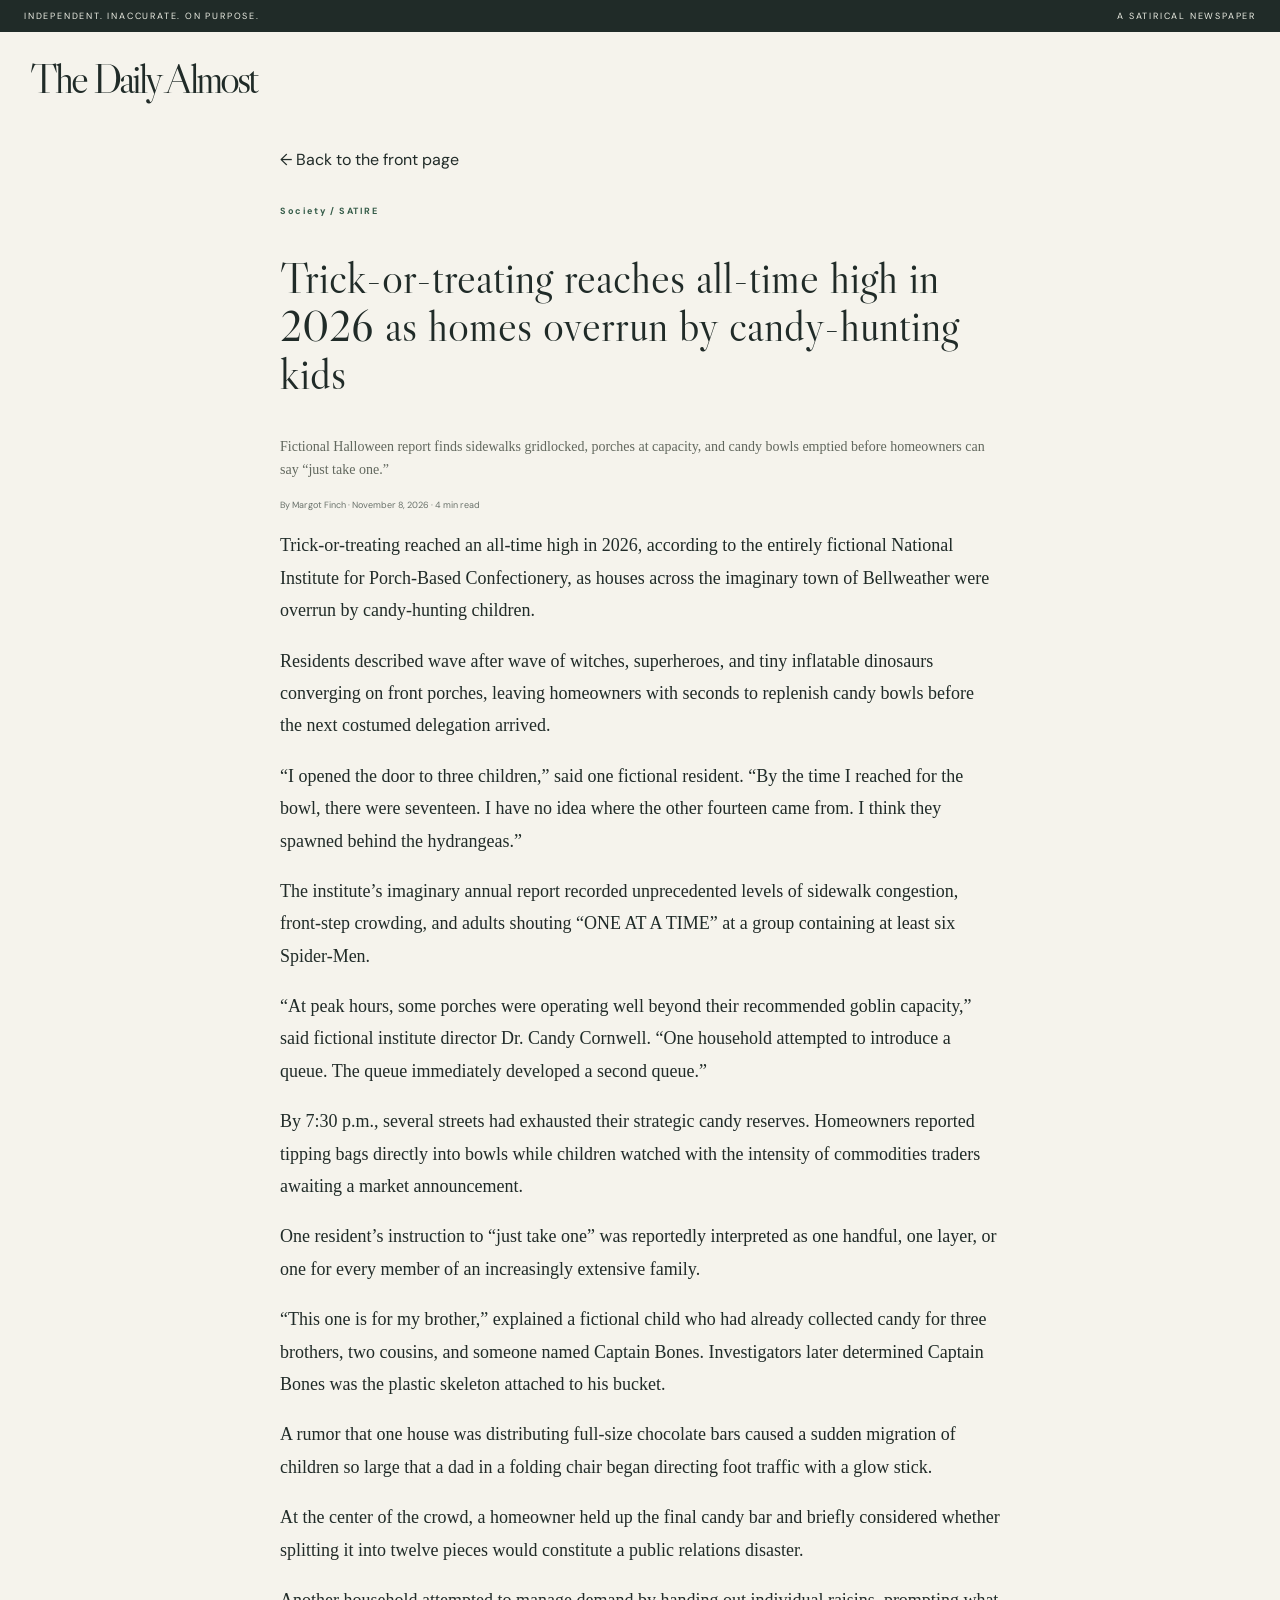
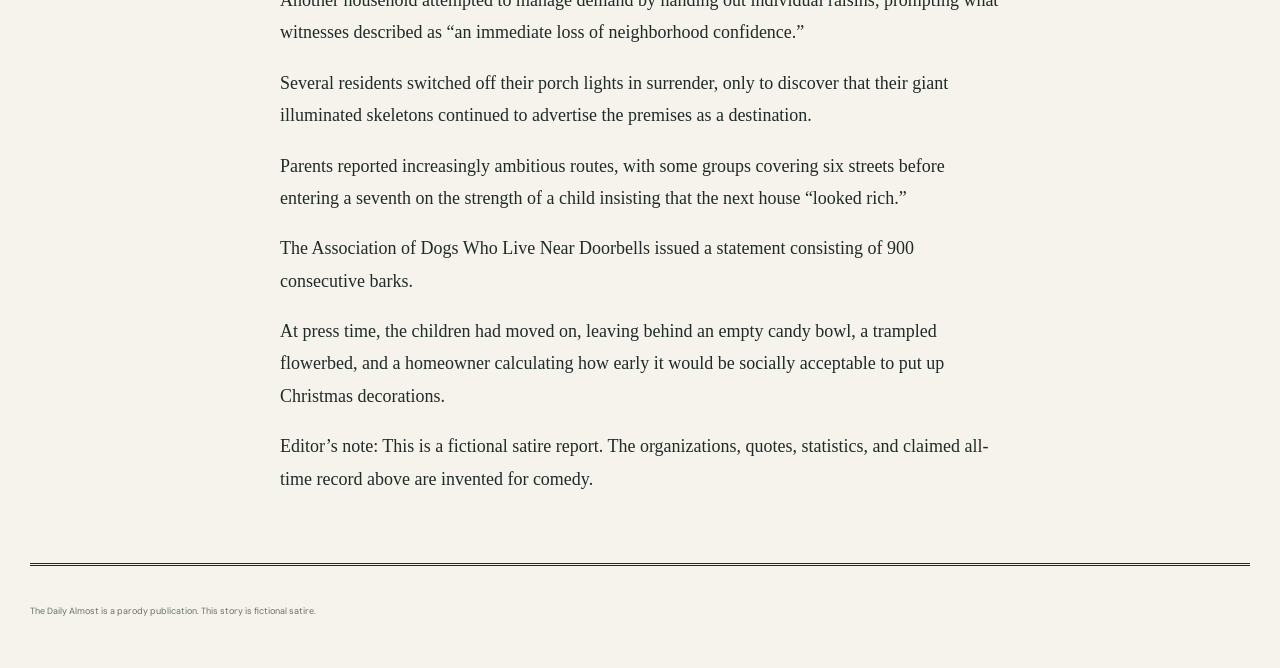
<file: halloween-2026.html>
<!doctype html><html lang="en"><head><meta charset="utf-8"><meta name="viewport" content="width=device-width,initial-scale=1"><title>Trick-or-treating reaches all-time high in 2026 as homes overrun by candy-hunting kids — The Daily Almost</title><meta name="description" content="Fictional Halloween report finds sidewalks gridlocked, porches at capacity, and candy bowls emptied before homeowners can say “just take one.”"><meta property="og:title" content="Trick-or-treating reaches all-time high in 2026 as homes overrun by candy-hunting kids"><meta property="og:description" content="Fictional Halloween report finds sidewalks gridlocked, porches at capacity, and candy bowls emptied before homeowners can say “just take one.”"><meta property="og:type" content="article"><link rel="stylesheet" href="style.css"></head><body><div class="edition"><span>INDEPENDENT. INACCURATE. ON PURPOSE.</span><span>A SATIRICAL NEWSPAPER</span></div><header style="padding:25px 0"><a class="brand" href="./" style="font-size:42px">The Daily Almost</a></header><main style="max-width:760px;padding:25px 20px 50px;margin:auto"><a href="./">← Back to the front page</a><article style="margin-top:35px"><span class="eyebrow">Society / SATIRE</span><h1 style="font:44px/1.1 'Libre Caslon Display',Georgia,serif">Trick-or-treating reaches all-time high in 2026 as homes overrun by candy-hunting kids</h1><p class="summary">Fictional Halloween report finds sidewalks gridlocked, porches at capacity, and candy bowls emptied before homeowners can say “just take one.”</p><p class="byline">By Margot Finch · November 8, 2026 · 4 min read</p><div style="font:18px/1.8 Georgia,serif"><p>Trick-or-treating reached an all-time high in 2026, according to the entirely fictional National Institute for Porch-Based Confectionery, as houses across the imaginary town of Bellweather were overrun by candy-hunting children.</p><p>Residents described wave after wave of witches, superheroes, and tiny inflatable dinosaurs converging on front porches, leaving homeowners with seconds to replenish candy bowls before the next costumed delegation arrived.</p><p>“I opened the door to three children,” said one fictional resident. “By the time I reached for the bowl, there were seventeen. I have no idea where the other fourteen came from. I think they spawned behind the hydrangeas.”</p><p>The institute’s imaginary annual report recorded unprecedented levels of sidewalk congestion, front-step crowding, and adults shouting “ONE AT A TIME” at a group containing at least six Spider-Men.</p><p>“At peak hours, some porches were operating well beyond their recommended goblin capacity,” said fictional institute director Dr. Candy Cornwell. “One household attempted to introduce a queue. The queue immediately developed a second queue.”</p><p>By 7:30 p.m., several streets had exhausted their strategic candy reserves. Homeowners reported tipping bags directly into bowls while children watched with the intensity of commodities traders awaiting a market announcement.</p><p>One resident’s instruction to “just take one” was reportedly interpreted as one handful, one layer, or one for every member of an increasingly extensive family.</p><p>“This one is for my brother,” explained a fictional child who had already collected candy for three brothers, two cousins, and someone named Captain Bones. Investigators later determined Captain Bones was the plastic skeleton attached to his bucket.</p><p>A rumor that one house was distributing full-size chocolate bars caused a sudden migration of children so large that a dad in a folding chair began directing foot traffic with a glow stick.</p><p>At the center of the crowd, a homeowner held up the final candy bar and briefly considered whether splitting it into twelve pieces would constitute a public relations disaster.</p><p>Another household attempted to manage demand by handing out individual raisins, prompting what witnesses described as “an immediate loss of neighborhood confidence.”</p><p>Several residents switched off their porch lights in surrender, only to discover that their giant illuminated skeletons continued to advertise the premises as a destination.</p><p>Parents reported increasingly ambitious routes, with some groups covering six streets before entering a seventh on the strength of a child insisting that the next house “looked rich.”</p><p>The Association of Dogs Who Live Near Doorbells issued a statement consisting of 900 consecutive barks.</p><p>At press time, the children had moved on, leaving behind an empty candy bowl, a trampled flowerbed, and a homeowner calculating how early it would be socially acceptable to put up Christmas decorations.</p><p>Editor’s note: This is a fictional satire report. The organizations, quotes, statistics, and claimed all-time record above are invented for comedy.</p></div></article></main><footer><p>The Daily Almost is a parody publication. This story is fictional satire.</p></footer></body></html>
</file>
<file: style.css>
@import url('https://fonts.googleapis.com/css2?family=DM+Sans:wght@400;500;600;700&family=Libre+Caslon+Display&display=swap');
:root{--paper:#f5f3ec;--ink:#202b28;--muted:#69716a;--line:#cccfc4;--green:#345b48;--red:#a04430}*{box-sizing:border-box}body{margin:0;background:var(--paper);color:var(--ink);font-family:'DM Sans',Arial,sans-serif}button,a,input{-webkit-tap-highlight-color:transparent}button{cursor:pointer;font:inherit;color:inherit}a{color:inherit;text-decoration:none}.edition{background:var(--ink);color:#eceee4;padding:10px max(calc((100vw - 1280px)/2),24px);display:flex;justify-content:space-between;font-size:9px;letter-spacing:1.8px}header,nav,main,footer{max-width:1280px;margin:auto}.masthead{display:flex;align-items:center;justify-content:space-between;padding:30px 0 24px}.brand{font-family:'Libre Caslon Display',Georgia,serif;font-size:76px;line-height:1;letter-spacing:-3px;text-align:center}.brand span{display:block;font:9px 'DM Sans',sans-serif;letter-spacing:2.6px;margin-top:15px}.weather{font:22px Georgia,serif;width:180px}.weather small{display:block;font:10px 'DM Sans',sans-serif;margin-top:7px;color:var(--muted)}.about-button{background:none;border:1px solid var(--line);padding:10px 13px;font-size:11px}.dateline{border-top:1px solid var(--ink);border-bottom:3px double var(--ink);display:flex;justify-content:space-between;padding:11px 0;font-size:9px;letter-spacing:1px}nav{display:flex;justify-content:space-between;border-bottom:1px solid var(--ink)}#categories{display:flex;gap:30px}nav button{border:0;background:none;padding:17px 0;font-size:12px}nav button.active{font-weight:700;border-bottom:3px solid var(--green);color:var(--green)}#searchToggle{font-size:18px}#searchToggle span{font-size:11px;margin-left:8px}#searchbox{max-width:1280px;margin:20px auto}#searchbox label{font-size:12px;display:block;margin-bottom:8px}input{padding:12px;width:100%;background:transparent;border:1px solid var(--line);font:inherit}main{padding:24px 0 50px}.ticker{display:flex;gap:20px;align-items:center;font-size:11px;border-bottom:1px solid var(--line);padding-bottom:22px}.ticker b{font-size:9px;letter-spacing:1px;color:var(--red)}.ticker b:before{content:'●';margin-right:9px}.ticker-end{margin-left:auto;color:var(--muted);font-size:10px}.section-title{display:flex;align-items:center;justify-content:space-between;margin:29px 0 20px}.section-title h1{font:italic 24px 'Libre Caslon Display',Georgia,serif;margin:0}.section-title span{font-size:10px;color:var(--muted)}.lead-grid{display:grid;grid-template-columns:1fr 1.7fr .9fr;gap:27px}.lead-grid>div+div{border-left:1px solid var(--line);padding-left:27px}.eyebrow{font-size:9px;letter-spacing:1.6px;color:var(--green);font-weight:700;display:block;margin:0 0 13px}h2,h3{font-family:'Libre Caslon Display',Georgia,serif;font-weight:400;line-height:1.03;margin:0 0 14px}.lead h2{font-size:43px;letter-spacing:-.8px}.hero h2{font-size:39px;letter-spacing:-.6px}.summary{font:14px/1.65 Georgia,serif;color:#62685e}.byline{font-size:9px;color:var(--muted);margin-top:18px}.byline strong{color:var(--ink);font-weight:600}img{width:100%;object-fit:cover;display:block;filter:saturate(.65)}.hero img{height:290px;margin-bottom:19px}.caption{font-size:8px;color:var(--muted);margin:-12px 0 20px;text-align:right}.lead img{height:156px;margin-top:25px}.rail h3{font-size:25px}.rail article+article{border-top:1px solid var(--line);margin-top:24px;padding-top:24px}.tag{font:italic 10px Georgia,serif;color:var(--red);margin-bottom:10px}.story-link{cursor:pointer}.story-link:hover h2,.story-link:hover h3{text-decoration:underline;text-decoration-thickness:1px;text-underline-offset:4px}.more-title{display:flex;align-items:center;gap:17px;font-size:10px;letter-spacing:1.6px;margin:32px 0 22px;border-top:3px double var(--ink);padding-top:20px}.more-title:after{content:'';height:1px;background:var(--line);flex:1}.cards{display:grid;grid-template-columns:repeat(3,1fr);gap:26px}.cards article+article{border-left:1px solid var(--line);padding-left:26px}.cards img{height:175px;margin-bottom:18px}.cards h3{font-size:29px}.bottom{border-top:1px solid var(--ink);margin-top:38px;padding-top:34px;display:grid;grid-template-columns:1fr 1fr;gap:70px}.bottom>div{padding:10px 0}.bottom h2{font-size:39px}.bottom p{font-size:12px;line-height:1.8;max-width:400px;color:var(--muted)}.bottom>div button{border:0;background:none;padding:8px 0;font-size:11px;border-bottom:1px solid var(--ink)}.bottom aside{background:#e8ebe0;padding:28px 35px}.poll{display:flex;gap:10px}.poll button{border:1px solid var(--green);background:transparent;padding:10px 25px;font-size:11px}.poll button:hover,.poll button.selected{background:var(--green);color:white}#pollResult{font-size:9px}footer{border-top:3px double var(--ink);padding:28px 0 40px;display:flex;align-items:center;justify-content:space-between;gap:25px}.footer-brand{font:29px 'Libre Caslon Display',Georgia,serif}.footer-brand small{display:block;font:7px 'DM Sans',sans-serif;letter-spacing:1px;margin-top:8px}footer p,footer>span{font-size:9px;line-height:1.8;color:var(--muted)}dialog{background:var(--paper);color:var(--ink);border:1px solid var(--ink);max-width:760px;width:calc(100% - 32px);max-height:90vh;padding:48px}dialog::backdrop{background:#18251ee0}.close{float:right;border:0;background:transparent;font-size:20px}dialog h2{font-size:48px;margin-top:20px}dialog img{max-height:320px;margin:24px 0}dialog .body{font:18px/1.8 Georgia,serif}dialog .satire-label{border-top:1px solid var(--line);padding-top:18px;font-size:11px;color:var(--green)}button:focus-visible,a:focus-visible{outline:2px solid var(--red);outline-offset:4px}.empty{padding:60px;text-align:center}@media(max-width:1350px){header,nav,main,footer,#searchbox{margin-left:30px;margin-right:30px}}@media(max-width:900px){.brand{font-size:56px}.weather{width:110px}.lead-grid{grid-template-columns:1fr 1.5fr}.rail{display:none}#categories{gap:20px}.brand span{font-size:7px}.about-button{font-size:9px}.ticker-end{display:none}.cards h3{font-size:25px}}@media(max-width:600px){header,nav,main,footer,#searchbox{margin-left:18px;margin-right:18px}.edition{padding:9px 18px;font-size:7px}.edition span:last-child{display:none}.masthead{padding:25px 0}.brand{font-size:49px;letter-spacing:-2px;width:100%}.weather,.about-button{display:none}.dateline{font-size:7px}.dateline span:nth-child(2){display:none}nav{overflow:auto;gap:25px}#categories{gap:20px;white-space:nowrap}nav button{font-size:11px}#searchToggle span{display:none}.ticker{font-size:10px;gap:12px;line-height:1.5}.ticker b{font-size:8px;min-width:100px}.section-title span{display:none}.lead-grid{display:flex;flex-direction:column}.lead-grid>div+div{border-left:0;padding-left:0}.hero{order:-1;border-bottom:1px solid var(--line);padding-bottom:22px}.hero img{height:230px}.hero h2{font-size:37px}.lead h2{font-size:34px}.lead img{display:none}.rail{display:block!important;display:grid!important;grid-template-columns:1fr 1fr;gap:20px}.rail article+article{margin-top:0;padding-top:0;border:0}.rail article:nth-child(3){display:none}.cards{grid-template-columns:1fr}.cards article+article{border:0;border-top:1px solid var(--line);padding:24px 0 0}.cards img{height:215px}.bottom{grid-template-columns:1fr;gap:25px}.bottom h2{font-size:34px}.bottom aside{padding:25px}footer{display:block}footer p{margin:22px 0}dialog{padding:28px}dialog h2{font-size:36px}}
</file>
